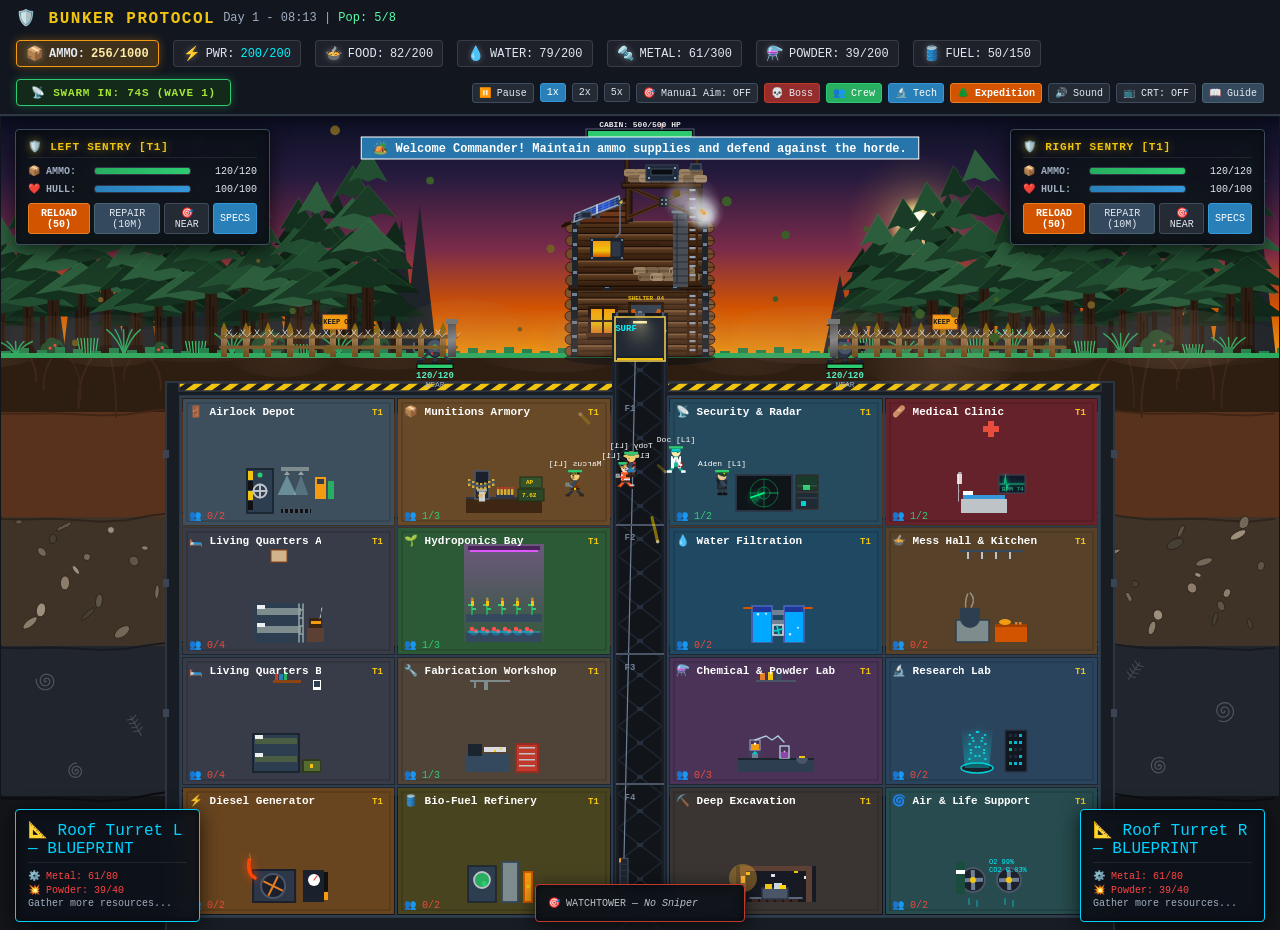
<file: index.html>
<!DOCTYPE html>
<html lang="en">
<head>
  <meta charset="UTF-8">
  <meta name="viewport" content="width=device-width, initial-scale=1.0">
  <title>BUNKER PROTOCOL: 2D Zombie Survival Defense</title>
  <link rel="stylesheet" href="css/style.css">
</head>
<body>

  <!-- Top Tactical HUD -->
  <header class="header-hud">
    <div class="brand-title">
      <h1>🛡️ Bunker Protocol</h1>
      <div class="hud-time-pop">
        <span id="hud-day">Day 1 - 08:00</span> | <span id="hud-pop">5 Alive</span>
      </div>
    </div>

    <!-- Core Resources Bar -->
    <div class="resource-bar">
      <div class="res-item res-ammo" title="Turret Ammunition (CRITICAL SUPPLY)">
        <span class="icon">📦</span> <span>AMMO:</span> <span id="res-ammo">250/1000</span>
      </div>
      <div class="res-item" title="Power Grid & Battery Storage Buffer (Solar + Diesel Generator)">
        <span class="icon">⚡</span> <span>PWR:</span> <span id="res-power">200/200</span>
      </div>
      <div class="res-item" title="Food Rations">
        <span class="icon">🍲</span> <span>FOOD:</span> <span id="res-food">80/200</span>
      </div>
      <div class="res-item" title="Drinking Water">
        <span class="icon">💧</span> <span>WATER:</span> <span id="res-water">80/200</span>
      </div>
      <div class="res-item" title="Scrap Metal & Components">
        <span class="icon">🔩</span> <span>METAL:</span> <span id="res-metal">60/300</span>
      </div>
      <div class="res-item" title="Gunpowder for Munitions">
        <span class="icon">⚗️</span> <span>POWDER:</span> <span id="res-gunpowder">40/200</span>
      </div>
      <div class="res-item" title="Diesel Generator Fuel">
        <span class="icon">🛢️</span> <span>FUEL:</span> <span id="res-fuel">50/150</span>
      </div>
    </div>

    <!-- Threat Radar Warning Display -->
    <div class="hud-radar-wrap">
      <div id="hud-radar" class="radar-badge normal">
        📡 Radar Scanning...
      </div>
    </div>

    <!-- Speed & Control Actions -->
    <div class="hud-controls">
      <button id="btn-speed-pause" class="btn btn-sm">⏸️ Pause</button>
      <button id="btn-speed-1x" class="btn btn-sm active">1x</button>
      <button id="btn-speed-2x" class="btn btn-sm">2x</button>
      <button id="btn-speed-5x" class="btn btn-sm">5x</button>
      <button id="btn-manual-aim" class="btn btn-sm" title="Toggle Manual Crosshair Aim (Hotkey: M)">🎯 Manual Aim: OFF</button>
      <button id="btn-spawn-boss" class="btn btn-sm btn-danger" title="Summon Zombie Boss Encounter (Hotkey: B)">💀 Boss</button>
      <button id="btn-open-roster" class="btn btn-sm btn-primary">👥 Crew</button>
      <button id="btn-open-research" class="btn btn-sm btn-accent">🔬 Tech</button>
      <button id="btn-open-expedition" class="btn btn-sm btn-action">🌲 Expedition</button>
      <button id="btn-audio-toggle" class="btn btn-sm">🔊 Sound</button>
      <button id="btn-crt-toggle" class="btn btn-sm" title="Toggle Tactical Retro-Military CRT Scanlines (Hotkey: C)">📺 CRT: OFF</button>
      <button id="btn-open-help" class="btn btn-sm btn-secondary">📖 Guide</button>
    </div>
  </header>

  <!-- Viewport Area -->
  <main class="game-container">
    <!-- CRT Scanline Tactical Filter Overlay -->
    <div id="crt-overlay" class="crt-overlay" style="display:none;"></div>

    <!-- Left Turret Floating HUD Widget -->
    <div id="left-turret-hud" class="turret-hud-overlay left"></div>

    <!-- Canvas -->
    <canvas id="game-canvas"></canvas>

    <!-- Right Turret Floating HUD Widget -->
    <div id="right-turret-hud" class="turret-hud-overlay right"></div>

    <!-- Sniper Watchtower HUD Widget -->
    <div id="sniper-hud" class="turret-hud-overlay sniper"></div>

    <!-- Roof Turret 3 (Left) Construction / Status Widget -->
    <div id="turret3-hud" class="turret-hud-overlay roof-left"></div>

    <!-- Roof Turret 4 (Right) Construction / Status Widget -->
    <div id="turret4-hud" class="turret-hud-overlay roof-right"></div>
  </main>

  <!-- Interactive Modal Container -->
  <div id="modal-overlay" class="modal-overlay">
    <div id="modal-content" class="modal-content"></div>
  </div>

  <!-- Game Scripts -->
  <script src="js/audio.js"></script>
  <script src="js/config.js"></script>
  <script src="js/particles.js"></script>
  <script src="js/turrets.js"></script>
  <script src="js/zombies.js"></script>
  <script src="js/bunker.js"></script>
  <script src="js/survivors.js"></script>
  <script src="js/engine.js"></script>
  <script src="js/ui.js"></script>
  <script src="js/main.js"></script>

</body>
</html>
</file>
<file: css/style.css>
/* Tactical Bunker Survival Styling */
:root {
  --bg-dark: #0f1115;
  --panel-bg: #161a22;
  --panel-border: #2d3748;
  --accent-amber: #f39c12;
  --accent-red: #e74c3c;
  --accent-green: #2ecc71;
  --accent-blue: #3498db;
  --text-main: #e2e8f0;
  --text-dim: #a0aec0;
  --font-mono: 'Courier New', 'Consolas', monospace;
}

* {
  box-sizing: border-box;
  margin: 0;
  padding: 0;
  user-select: none;
}

body {
  background-color: var(--bg-dark);
  color: var(--text-main);
  font-family: var(--font-mono);
  overflow-x: hidden;
  min-height: 100vh;
  display: flex;
  flex-direction: column;
}

/* Top Header HUD */
.header-hud {
  background: #12161f;
  border-bottom: 2px solid #2d3748;
  padding: 8px 16px;
  display: flex;
  flex-wrap: wrap;
  justify-content: space-between;
  align-items: center;
  gap: 12px;
  box-shadow: 0 4px 12px rgba(0, 0, 0, 0.4);
  z-index: 10;
}

.brand-title {
  display: flex;
  align-items: center;
  gap: 8px;
}

.brand-title h1 {
  font-size: 16px;
  letter-spacing: 1.5px;
  color: #f1c40f;
  text-transform: uppercase;
}

.hud-time-pop {
  font-size: 12px;
  color: var(--text-dim);
}

.resource-bar {
  display: flex;
  flex-wrap: wrap;
  align-items: center;
  gap: 14px;
}

.res-item {
  display: flex;
  align-items: center;
  gap: 6px;
  font-size: 12px;
  background: rgba(255, 255, 255, 0.05);
  padding: 4px 9px;
  border-radius: 4px;
  border: 1px solid rgba(255, 255, 255, 0.12);
  transition: all 0.2s ease;
}

.res-item:hover {
  background: rgba(255, 255, 255, 0.1);
  border-color: rgba(255, 255, 255, 0.3);
  box-shadow: 0 0 10px rgba(255, 255, 255, 0.15);
}

.res-ammo {
  border-color: #f39c12;
  background: rgba(243, 156, 18, 0.2);
  box-shadow: 0 0 10px rgba(243, 156, 18, 0.35);
  font-weight: bold;
}

.res-item .icon {
  font-size: 14px;
  filter: drop-shadow(0 0 3px rgba(255, 255, 255, 0.3));
}

.hud-radar-wrap {
  display: flex;
  align-items: center;
}

.radar-badge {
  padding: 6px 14px;
  border-radius: 4px;
  font-size: 11px;
  font-weight: bold;
  letter-spacing: 0.8px;
  text-transform: uppercase;
  transition: all 0.3s ease;
}

.radar-badge.normal {
  background: #132a1a;
  border: 1px solid #2ecc71;
  color: #a3e635;
  box-shadow: 0 0 10px rgba(46, 204, 113, 0.35);
}

.radar-badge.warning {
  background: #3c290d;
  border: 1px solid #f39c12;
  color: #ffd166;
  box-shadow: 0 0 12px rgba(243, 156, 18, 0.55);
}

.radar-badge.danger {
  background: #4a1212;
  border: 1px solid #e74c3c;
  color: #ff7675;
  box-shadow: 0 0 16px rgba(231, 76, 60, 0.85);
}

.pulse {
  animation: pulseAnim 1s infinite alternate;
}

@keyframes pulseAnim {
  0% { transform: scale(1); opacity: 0.85; }
  100% { transform: scale(1.04); opacity: 1; }
}

.hud-controls {
  display: flex;
  align-items: center;
  gap: 6px;
}

/* Button styles */
.btn {
  background: #242b35;
  color: #e2e8f0;
  border: 1px solid #3e4c5e;
  padding: 6px 12px;
  font-family: var(--font-mono);
  font-size: 12px;
  cursor: pointer;
  border-radius: 3px;
  transition: all 0.15s ease;
}

.btn:hover {
  background: #323b49;
  border-color: #637794;
}

.btn.active {
  background: #2980b9;
  border-color: #3498db;
  color: #fff;
}

.btn-primary {
  background: #27ae60;
  border-color: #2ecc71;
  color: #fff;
}
.btn-primary:hover {
  background: #2ecc71;
}

.btn-action {
  background: #d35400;
  border-color: #e67e22;
  color: #fff;
  font-weight: bold;
}
.btn-action:hover {
  background: #e67e22;
}

.btn-accent {
  background: #2980b9;
  border-color: #3498db;
  color: #fff;
}
.btn-accent:hover {
  background: #3498db;
}

.btn-secondary {
  background: #34495e;
  border-color: #4a6572;
}

.btn-danger {
  background: #962d2d;
  border-color: #c0392b;
}

.btn-sm {
  padding: 3px 6px;
  font-size: 10px;
}

.btn:disabled {
  opacity: 0.45;
  cursor: not-allowed;
}

/* Main Viewport Container */
.game-container {
  position: relative;
  width: 100%;
  max-width: 1280px;
  margin: 0 auto;
  flex: 1;
  display: flex;
  flex-direction: column;
  align-items: center;
  background: #000;
}

#game-canvas {
  width: 100%;
  height: auto;
  aspect-ratio: 1280 / 820;
  display: block;
  box-shadow: 0 8px 28px rgba(0, 0, 0, 0.75);
  cursor: crosshair;
}

/* Tactical Retro-Military CRT Scanline Effect */
.crt-overlay {
  position: absolute;
  top: 0;
  left: 0;
  width: 100%;
  height: 100%;
  pointer-events: none;
  z-index: 10;
  background: 
    linear-gradient(rgba(18, 16, 16, 0) 50%, rgba(0, 0, 0, 0.32) 50%),
    linear-gradient(90deg, rgba(255, 0, 0, 0.035), rgba(0, 255, 0, 0.018), rgba(0, 0, 255, 0.035));
  background-size: 100% 4px, 6px 100%;
  box-shadow: 
    inset 0 0 90px rgba(0, 0, 0, 0.85),
    inset 0 0 25px rgba(0, 0, 0, 0.95);
  border-radius: 4px;
}

body.crt-active #game-canvas {
  filter: contrast(1.12) brightness(1.05) saturate(1.18);
}

body.crt-active .header-hud,
body.crt-active .turret-hud-overlay {
  text-shadow: 0 0 3px rgba(241, 196, 15, 0.4);
}

/* On-Screen Turret HUD Overlay Widgets */
.turret-hud-overlay {
  position: absolute;
  top: 12px;
  width: 255px;
  background: rgba(14, 18, 25, 0.92);
  border: 1px solid #3e4c5e;
  backdrop-filter: blur(8px);
  padding: 10px 12px;
  border-radius: 4px;
  pointer-events: auto;
  z-index: 5;
  box-shadow: 0 4px 20px rgba(0, 0, 0, 0.7), inset 0 0 10px rgba(0, 0, 0, 0.5);
  transition: all 0.2s ease;
}

.turret-hud-overlay:hover {
  border-color: #5d728e;
  box-shadow: 0 6px 24px rgba(0, 0, 0, 0.8), 0 0 12px rgba(52, 152, 219, 0.25);
}

.turret-hud-overlay.left {
  left: 14px;
}

.turret-hud-overlay.right {
  right: 14px;
}

/* Sniper Watchtower HUD — bottom-center (slim) */
.turret-hud-overlay.sniper {
  left: 50%;
  transform: translateX(-50%);
  top: auto;
  bottom: 14px;
  width: 210px;
  border-color: #c0392b;
}

/* Roof Turret 3 blueprint/status — bottom-left corner (below left turret HUD) */
.turret-hud-overlay.roof-left {
  left: 14px;
  top: auto;
  bottom: 14px;
  width: 185px;
  border-color: #00D2FF;
}

/* Roof Turret 4 blueprint/status — bottom-right corner (below right turret HUD) */
.turret-hud-overlay.roof-right {
  right: 14px;
  left: auto;
  margin-left: 0;
  top: auto;
  bottom: 14px;
  width: 185px;
  border-color: #00D2FF;
}

.sniper-hud-header {
  font-size: 10px;
  font-weight: bold;
  color: #e74c3c;
  letter-spacing: 0.6px;
  margin-bottom: 5px;
  border-bottom: 1px solid rgba(255,255,255,0.08);
  padding-bottom: 3px;
}

.sniper-hud-row {
  font-size: 10px;
  color: #bdc3c7;
  margin: 2px 0;
}

.turret-hud-header {
  display: flex;
  justify-content: space-between;
  align-items: center;
  margin-bottom: 7px;
  border-bottom: 1px solid rgba(255, 255, 255, 0.08);
  padding-bottom: 4px;
}

.turret-hud-title {
  font-size: 11px;
  font-weight: bold;
  color: #f1c40f;
  letter-spacing: 0.8px;
  text-shadow: 0 0 8px rgba(241, 196, 15, 0.5);
}

.hud-alert-badge {
  font-size: 9px;
  font-weight: bold;
  padding: 2px 6px;
  border-radius: 3px;
  text-transform: uppercase;
  letter-spacing: 0.5px;
}

.hud-alert-badge.warn {
  background: #d35400;
  color: #fff;
  box-shadow: 0 0 8px rgba(211, 84, 0, 0.7);
}

.hud-alert-badge.danger {
  background: #c0392b;
  color: #fff;
  box-shadow: 0 0 10px rgba(192, 57, 43, 0.9);
}

.hud-label {
  font-size: 10px;
  font-weight: bold;
  color: #a0aec0;
  width: 60px;
}

.hud-bar-row {
  display: flex;
  align-items: center;
  gap: 6px;
  font-size: 10px;
  margin-bottom: 6px;
}

.hud-bar-row.critical .val-text {
  color: #ff4d4d;
  font-weight: bold;
  animation: pulseAnim 0.6s infinite alternate;
}

.progress-bar {
  flex: 1;
  height: 8px;
  background: #11141a;
  border: 1px solid #2d3748;
  border-radius: 3px;
  overflow: hidden;
  box-shadow: inset 0 1px 3px rgba(0, 0, 0, 0.7);
}

.progress-fill {
  height: 100%;
  transition: width 0.25s ease;
}

.bar-green {
  background: linear-gradient(90deg, #27ae60, #2ecc71);
  box-shadow: 0 0 8px rgba(46, 204, 113, 0.6);
}

.bar-amber {
  background: linear-gradient(90deg, #d35400, #f39c12);
  box-shadow: 0 0 8px rgba(243, 156, 18, 0.6);
}

.bar-red {
  background: linear-gradient(90deg, #962d2d, #e74c3c);
  box-shadow: 0 0 10px rgba(231, 76, 60, 0.85);
}

.bar-blue {
  background: linear-gradient(90deg, #2980b9, #3498db);
  box-shadow: 0 0 8px rgba(52, 152, 219, 0.6);
}

.val-text {
  width: 60px;
  text-align: right;
  font-family: monospace;
  font-size: 10px;
}

.turret-btn-row {
  display: flex;
  gap: 4px;
  margin-top: 8px;
}

/* Modals */
.modal-overlay {
  position: fixed;
  top: 0;
  left: 0;
  width: 100vw;
  height: 100vh;
  background: rgba(0, 0, 0, 0.75);
  display: none;
  justify-content: center;
  align-items: center;
  z-index: 99;
}

.modal-content {
  background: var(--panel-bg);
  border: 2px solid var(--panel-border);
  border-radius: 6px;
  width: 90%;
  max-width: 650px;
  max-height: 85vh;
  overflow-y: auto;
  padding: 20px;
  box-shadow: 0 10px 30px rgba(0, 0, 0, 0.8);
}

.modal-header {
  display: flex;
  justify-content: space-between;
  align-items: center;
  border-bottom: 1px solid #2d3748;
  padding-bottom: 10px;
  margin-bottom: 14px;
}

.modal-header h2 {
  font-size: 18px;
  color: #f1c40f;
}

.modal-close {
  background: none;
  border: none;
  color: #fff;
  font-size: 24px;
  cursor: pointer;
}

.modal-desc {
  font-size: 12px;
  color: var(--text-dim);
  margin-bottom: 12px;
  line-height: 1.4;
}

.modal-info-box {
  background: #1f2530;
  padding: 10px;
  border-radius: 4px;
  font-size: 12px;
  margin-bottom: 14px;
  border-left: 3px solid #3498db;
}

.modal-section {
  margin-bottom: 16px;
}

.modal-section h3 {
  font-size: 13px;
  color: #a0aec0;
  margin-bottom: 8px;
  text-transform: uppercase;
}

.workers-container {
  display: flex;
  flex-direction: column;
  gap: 8px;
  margin-bottom: 10px;
}

.worker-card {
  background: #1c222c;
  border: 1px solid #2e3846;
  padding: 8px 12px;
  border-radius: 4px;
  display: flex;
  justify-content: space-between;
  align-items: center;
  font-size: 12px;
}

.assign-row {
  display: flex;
  gap: 8px;
  margin-top: 10px;
}

.form-select {
  flex: 1;
  background: #11141a;
  color: #fff;
  border: 1px solid #3e4c5e;
  padding: 6px 10px;
  font-family: var(--font-mono);
  font-size: 12px;
  border-radius: 3px;
}

.form-select.sm {
  padding: 4px 8px;
  font-size: 11px;
}

.modal-footer {
  display: flex;
  justify-content: flex-end;
  gap: 8px;
  border-top: 1px solid #2d3748;
  padding-top: 12px;
  margin-top: 14px;
}

/* Turret Spec Grid */
.turret-spec-grid {
  display: grid;
  grid-template-columns: 1fr 1fr;
  gap: 10px;
  background: #1a202c;
  padding: 12px;
  border-radius: 4px;
  font-size: 12px;
}

.modal-actions {
  display: flex;
  flex-direction: column;
  gap: 8px;
  margin-top: 14px;
}

/* Roster Styling */
.roster-container {
  display: flex;
  flex-direction: column;
  gap: 8px;
  max-height: 55vh;
  overflow-y: auto;
}

.survivor-roster-row {
  background: #1a202c;
  border: 1px solid #2d3748;
  border-radius: 4px;
  padding: 10px 12px;
  display: flex;
  justify-content: space-between;
  align-items: center;
  gap: 12px;
}

.survivor-roster-row.dead {
  background: #2b1717;
  border-color: #632525;
}

.survivor-main-info {
  display: flex;
  align-items: center;
  gap: 10px;
}

.avatar-large {
  font-size: 24px;
}

.survivor-stats-mini {
  font-size: 10px;
  color: var(--text-dim);
  margin-top: 3px;
}

.survivor-assign-select {
  display: flex;
  align-items: center;
  gap: 6px;
  font-size: 11px;
}

/* Tech Tree */
.tech-grid {
  display: grid;
  grid-template-columns: 1fr 1fr;
  gap: 10px;
}

.tech-card {
  background: #1a202c;
  border: 1px solid #2d3748;
  padding: 12px;
  border-radius: 4px;
  display: flex;
  flex-direction: column;
  justify-content: space-between;
  gap: 8px;
}

.tech-card.researched {
  border-color: #2ecc71;
  background: rgba(46, 204, 113, 0.1);
}

.tech-header {
  display: flex;
  justify-content: space-between;
  align-items: center;
}

.tech-header h4 {
  font-size: 12px;
  color: #fff;
}

.tech-status {
  font-size: 10px;
  font-weight: bold;
  color: #ffd166;
}

.tech-card p {
  font-size: 11px;
  color: var(--text-dim);
  line-height: 1.3;
}

/* Expeditions */
.expedition-options {
  display: flex;
  flex-direction: column;
  gap: 12px;
}

.expedition-card {
  background: #1a202c;
  border: 1px solid #2d3748;
  padding: 14px;
  border-radius: 4px;
  display: flex;
  flex-direction: column;
  gap: 6px;
  font-size: 12px;
}

.expedition-card h4 {
  color: #f1c40f;
  font-size: 13px;
}

.help-body {
  font-size: 12px;
  line-height: 1.6;
}

.help-body ul {
  margin-left: 18px;
  margin-top: 8px;
}

.help-body li {
  margin-bottom: 6px;
}

.gameover-stats {
  background: #1a202c;
  padding: 14px;
  border-radius: 4px;
  margin: 14px 0;
  display: flex;
  flex-direction: column;
  gap: 8px;
  font-size: 13px;
}

.text-danger { color: var(--accent-red); }
.text-accent { color: var(--accent-amber); }
.text-dim { color: var(--text-dim); }

/* Manual Aim & Priority Enhancements */
#btn-manual-aim.active {
  background: #0984e3;
  border-color: #00cec9;
  color: #fff;
  box-shadow: 0 0 10px rgba(0, 206, 201, 0.6);
  animation: pulseManual 1.5s infinite alternate;
}

@keyframes pulseManual {
  from { box-shadow: 0 0 4px rgba(0, 206, 201, 0.4); }
  to { box-shadow: 0 0 12px rgba(0, 206, 201, 0.8); }
}

.badge-carrier {
  font-size: 9px;
  background: #d35400;
  color: #fff;
  padding: 2px 5px;
  border-radius: 3px;
  font-weight: bold;
  animation: pulseAnim 0.8s infinite alternate;
}

.survivor-xp-bar {
  width: 140px;
  height: 6px;
  background: #111;
  border-radius: 3px;
  overflow: hidden;
  margin-top: 4px;
}

.survivor-xp-fill {
  height: 100%;
  background: linear-gradient(90deg, #f1c40f, #e67e22);
}

.priority-btn-group {
  display: flex;
  gap: 4px;
  margin-top: 6px;
}

.priority-btn {
  flex: 1;
  padding: 4px 6px;
  font-size: 10px;
  background: #242b35;
  border: 1px solid #3e4c5e;
  color: #cbd5e0;
  border-radius: 3px;
  cursor: pointer;
  font-family: var(--font-mono);
}

.priority-btn.active {
  background: #f39c12;
  border-color: #f1c40f;
  color: #000;
  font-weight: bold;
}

/* Atmospheric & Environmental Presentation Enhancements */
.game-container {
  border: 1px solid #1a222d;
  box-shadow: 0 12px 40px rgba(0, 0, 0, 0.9), 0 0 1px rgba(243, 156, 18, 0.2);
}

#game-canvas {
  background: #04060a;
  image-rendering: pixelated;
  image-rendering: crisp-edges;
}

/* Atmospheric ambient backlight behind bunker viewport */
.viewport-ambient-glow {
  position: absolute;
  top: 0;
  left: 0;
  width: 100%;
  height: 240px;
  pointer-events: none;
  background: radial-gradient(ellipse at 50% 30%, rgba(243, 156, 18, 0.04) 0%, rgba(0, 0, 0, 0) 70%);
  z-index: 1;
}

/* Environmental status indicators */
.env-badge {
  display: inline-flex;
  align-items: center;
  gap: 4px;
  font-size: 10px;
  padding: 2px 6px;
  border-radius: 3px;
  background: rgba(30, 41, 59, 0.8);
  border: 1px solid rgba(74, 85, 104, 0.5);
  color: #cbd5e0;
}

.env-badge-horde {
  background: rgba(192, 57, 43, 0.3);
  border-color: #e74c3c;
  color: #ff7675;
  animation: pulseAnim 0.7s infinite alternate;
}
</file>
